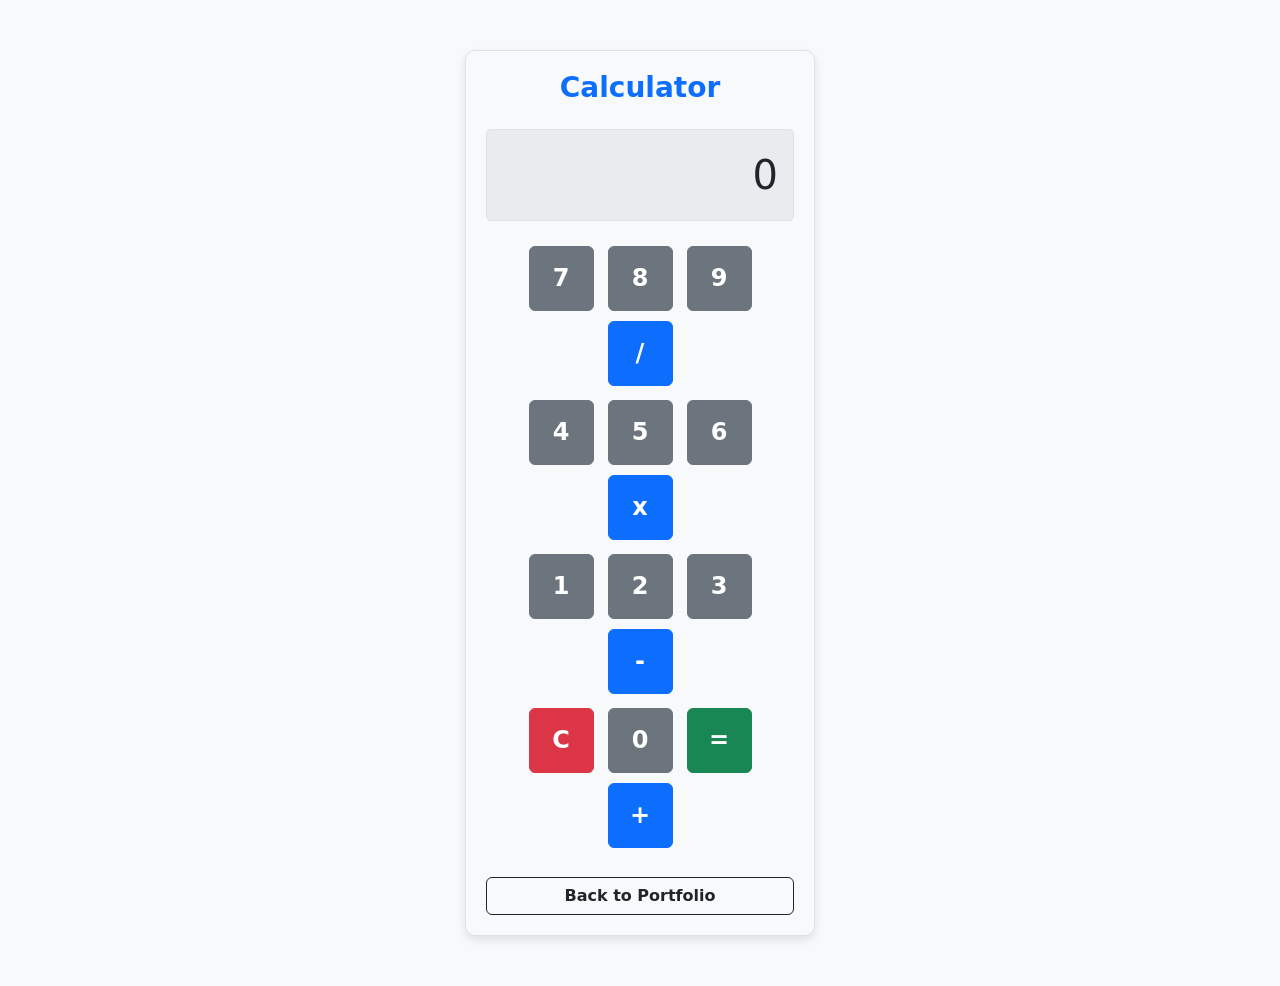
<file: calculator.html>
<!DOCTYPE html>
<html lang="en">
<head>
    <meta charset="UTF-8">
    <meta name="viewport" content="width=device-width, initial-scale=1.0">
    <title>Simple Calculator</title>
    <link href="https://cdn.jsdelivr.net/npm/bootstrap@5.3.0/dist/css/bootstrap.min.css" rel="stylesheet">
    <style>
        .calculator { max-width: 350px; margin: 50px auto; padding: 20px; border-radius: 10px; background: #f8f9fa; box-shadow: 0 4px 10px rgba(0,0,0,0.1); }
        .display { font-size: 2.5rem; background: #e9ecef; text-align: right; padding: 15px; border-radius: 5px; margin-bottom: 20px; min-height: 80px; overflow: hidden; }
        .btn-calc { font-size: 1.5rem; margin: 5px; width: 65px; height: 65px; font-weight: bold; }
    </style>
</head>
<body class="bg-light">
    <div class="container">
        <div class="calculator text-center border">
            <h3 class="mb-4 text-primary fw-bold">Calculator</h3>
            <div class="display border" id="display">0</div>
            <div class="row gx-1 justify-content-center">
                <div class="col-auto"><button class="btn btn-secondary btn-calc" onclick="appendValue('7')">7</button></div>
                <div class="col-auto"><button class="btn btn-secondary btn-calc" onclick="appendValue('8')">8</button></div>
                <div class="col-auto"><button class="btn btn-secondary btn-calc" onclick="appendValue('9')">9</button></div>
                <div class="col-auto"><button class="btn btn-primary btn-calc" onclick="appendValue('/')">/</button></div>
            </div>
            <div class="row gx-1 justify-content-center mt-1">
                <div class="col-auto"><button class="btn btn-secondary btn-calc" onclick="appendValue('4')">4</button></div>
                <div class="col-auto"><button class="btn btn-secondary btn-calc" onclick="appendValue('5')">5</button></div>
                <div class="col-auto"><button class="btn btn-secondary btn-calc" onclick="appendValue('6')">6</button></div>
                <div class="col-auto"><button class="btn btn-primary btn-calc" onclick="appendValue('*')">x</button></div>
            </div>
            <div class="row gx-1 justify-content-center mt-1">
                <div class="col-auto"><button class="btn btn-secondary btn-calc" onclick="appendValue('1')">1</button></div>
                <div class="col-auto"><button class="btn btn-secondary btn-calc" onclick="appendValue('2')">2</button></div>
                <div class="col-auto"><button class="btn btn-secondary btn-calc" onclick="appendValue('3')">3</button></div>
                <div class="col-auto"><button class="btn btn-primary btn-calc" onclick="appendValue('-')">-</button></div>
            </div>
            <div class="row gx-1 justify-content-center mt-1">
                <div class="col-auto"><button class="btn btn-danger btn-calc" onclick="clearDisplay()">C</button></div>
                <div class="col-auto"><button class="btn btn-secondary btn-calc" onclick="appendValue('0')">0</button></div>
                <div class="col-auto"><button class="btn btn-success btn-calc" onclick="calculate()">=</button></div>
                <div class="col-auto"><button class="btn btn-primary btn-calc" onclick="appendValue('+')">+</button></div>
            </div>
            <a href="index.html" class="btn btn-outline-dark mt-4 w-100 fw-bold">Back to Portfolio</a>
        </div>
    </div>
    <script>
        let display = document.getElementById('display');
        function appendValue(val) {
            if(display.innerText === '0' || display.innerText === 'Error') {
                display.innerText = val;
            } else {
                display.innerText += val;
            }
        }
        function clearDisplay() { display.innerText = '0'; }
        function calculate() {
            try { 
                // Eval used for simplicity in this basic mock project
                let result = eval(display.innerText); 
                // handle decimals
                display.innerText = Math.round(result * 100) / 100;
            }
            catch(e) { display.innerText = 'Error'; }
        }
    </script>
</body>
</html>
</file>
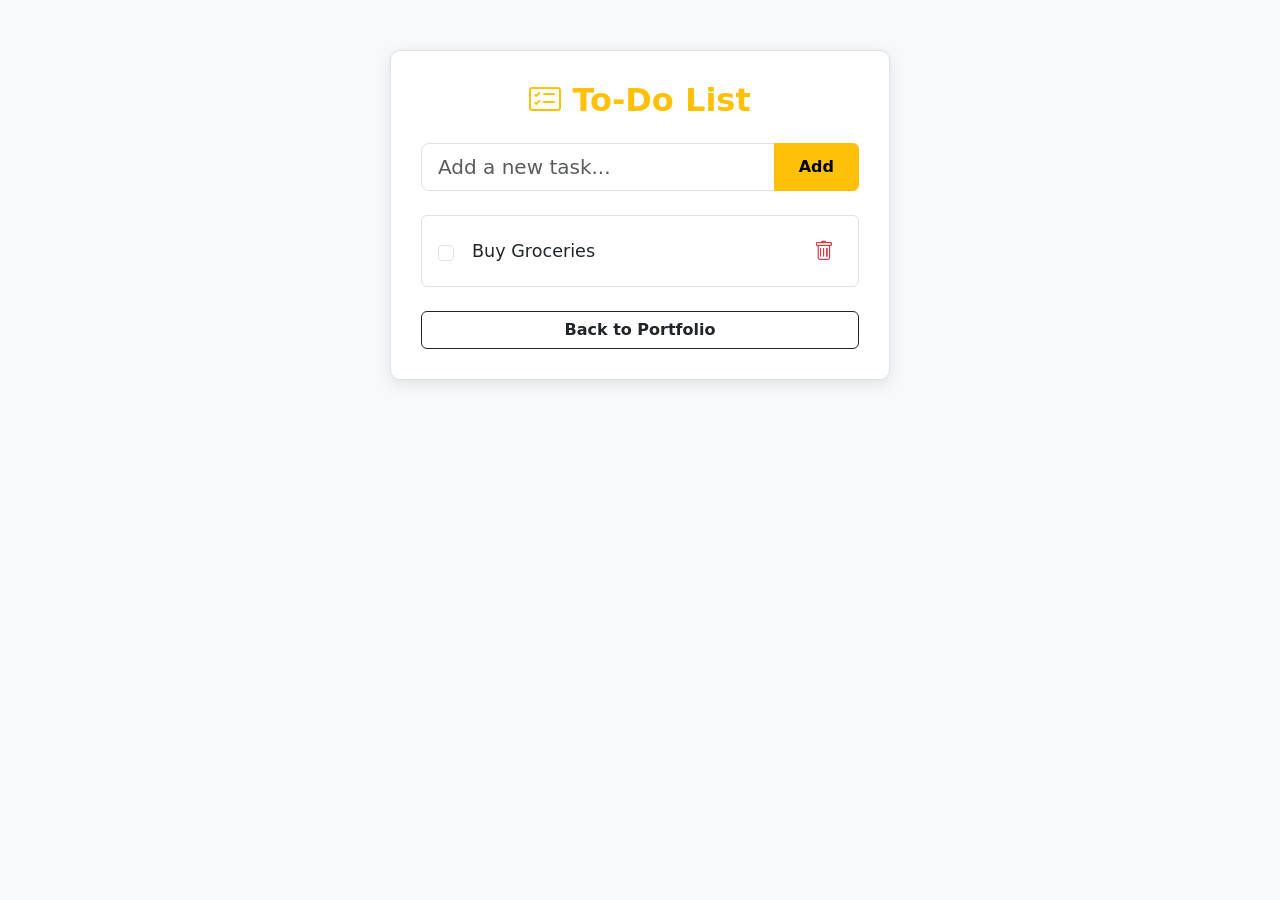
<file: todo.html>
<!DOCTYPE html>
<html lang="en">
<head>
    <meta charset="UTF-8">
    <meta name="viewport" content="width=device-width, initial-scale=1.0">
    <title>To-Do List</title>
    <link href="https://cdn.jsdelivr.net/npm/bootstrap@5.3.0/dist/css/bootstrap.min.css" rel="stylesheet">
    <link rel="stylesheet" href="https://cdn.jsdelivr.net/npm/bootstrap-icons@1.10.5/font/bootstrap-icons.css">
    <style>
        .todo-app { max-width: 500px; margin: 50px auto; padding: 30px; border-radius: 10px; background: #fff; box-shadow: 0 4px 15px rgba(0,0,0,0.1); }
        .completed { text-decoration: line-through; color: #adb5bd; }
        .task-text { cursor: pointer; flex-grow: 1; margin-left: 10px; font-size: 1.1rem;}
    </style>
</head>
<body class="bg-light">
    <div class="container">
        <div class="todo-app border">
            <h2 class="text-center mb-4 fw-bold text-warning"><i class="bi bi-card-checklist"></i> To-Do List</h2>
            <div class="input-group mb-4">
                <input type="text" id="taskInput" class="form-control form-control-lg" placeholder="Add a new task...">
                <button class="btn btn-warning fw-bold px-4" onclick="addTask()">Add</button>
            </div>
            <ul class="list-group" id="taskList">
                <!-- Example task -->
                <li class="list-group-item d-flex justify-content-between align-items-center py-3">
                    <div class="d-flex align-items-center flex-grow-1">
                        <input class="form-check-input me-2" type="checkbox" onchange="toggleTask(this)">
                        <span class="task-text" onclick="this.previousElementSibling.click()">Buy Groceries</span>
                    </div>
                    <button class="btn btn-sm btn-outline-danger border-0" onclick="this.parentElement.remove()"><i class="bi bi-trash fs-5"></i></button>
                </li>
            </ul>
            <a href="index.html" class="btn btn-outline-dark mt-4 w-100 fw-bold">Back to Portfolio</a>
        </div>
    </div>
    <script>
        const input = document.getElementById('taskInput');
        
        // Add task on enter key
        input.addEventListener('keypress', function(e) {
            if (e.key === 'Enter') {
                addTask();
            }
        });

        function toggleTask(checkbox) {
            const span = checkbox.nextElementSibling;
            if (checkbox.checked) {
                span.classList.add('completed');
            } else {
                span.classList.remove('completed');
            }
        }

        function addTask() {
            const taskText = input.value.trim();
            if(taskText !== '') {
                const li = document.createElement('li');
                li.className = 'list-group-item d-flex justify-content-between align-items-center py-3';
                li.innerHTML = `
                    <div class="d-flex align-items-center flex-grow-1">
                        <input class="form-check-input me-2" type="checkbox" onchange="toggleTask(this)">
                        <span class="task-text" onclick="this.previousElementSibling.click()">${taskText}</span>
                    </div>
                    <button class="btn btn-sm btn-outline-danger border-0" onclick="this.parentElement.remove()"><i class="bi bi-trash fs-5"></i></button>
                `;
                document.getElementById('taskList').appendChild(li);
                input.value = '';
            }
        }
    </script>
</body>
</html>
</file>
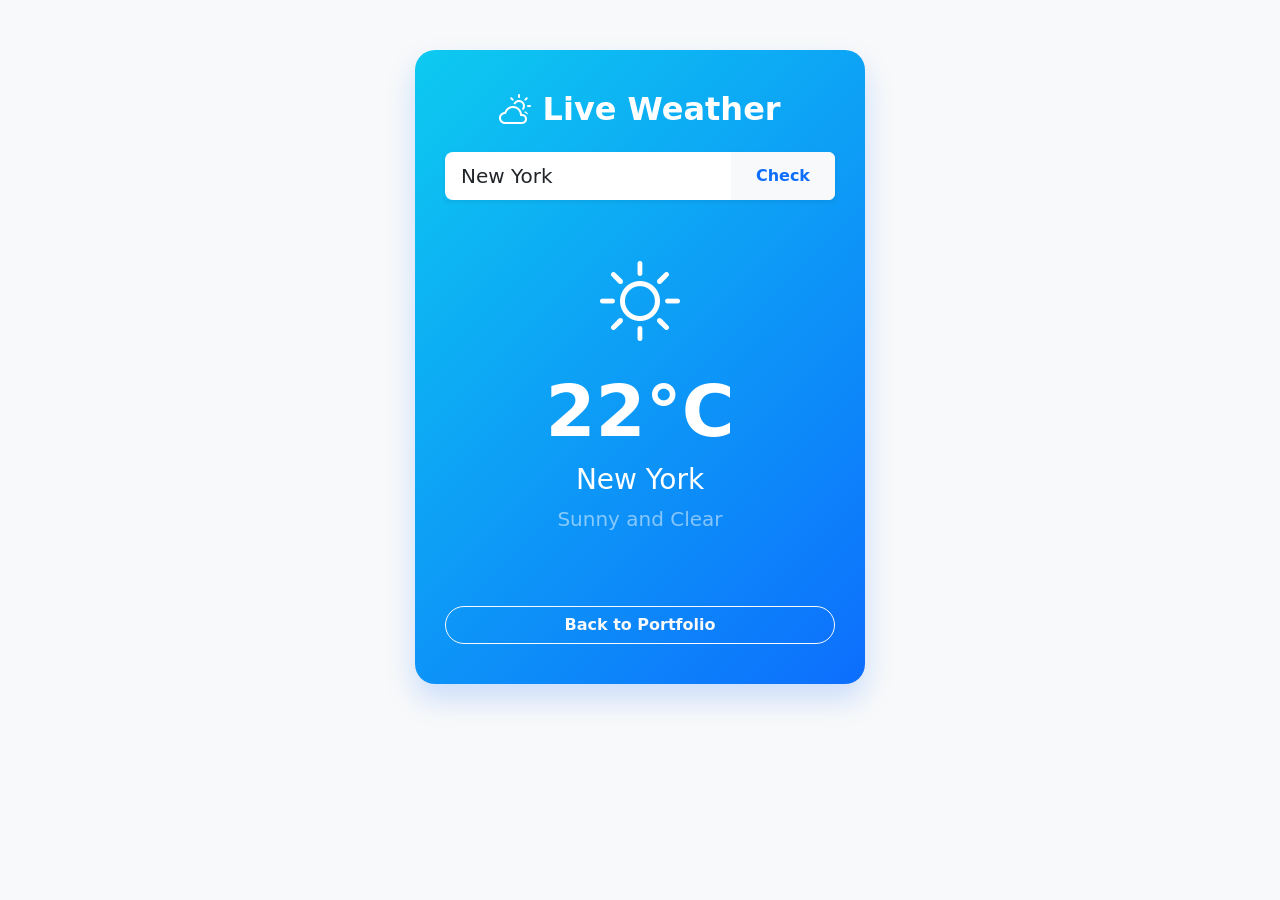
<file: weather.html>
<!DOCTYPE html>
<html lang="en">
<head>
    <meta charset="UTF-8">
    <meta name="viewport" content="width=device-width, initial-scale=1.0">
    <title>Weather Checker</title>
    <link href="https://cdn.jsdelivr.net/npm/bootstrap@5.3.0/dist/css/bootstrap.min.css" rel="stylesheet">
    <link rel="stylesheet" href="https://cdn.jsdelivr.net/npm/bootstrap-icons@1.10.5/font/bootstrap-icons.css">
    <style>
        .weather-app { max-width: 450px; margin: 50px auto; padding: 40px 30px; border-radius: 20px; background: linear-gradient(135deg, #0dcaf0 0%, #0d6efd 100%); color: white; box-shadow: 0 15px 30px rgba(13, 110, 253, 0.2); transition: all 0.3s ease; }
    </style>
</head>
<body class="bg-light">
    <div class="container">
        <div class="weather-app text-center" id="appCard">
            <h2 class="mb-4 fw-bold"><i class="bi bi-cloud-sun"></i> Live Weather</h2>
            <div class="input-group mb-5 shadow-sm">
                <input type="text" id="cityInput" class="form-control form-control-lg border-0" placeholder="Enter city name..." value="New York">
                <button class="btn btn-light text-primary fw-bold px-4" onclick="checkWeather()">Check</button>
            </div>
            <div id="weatherResult" class="py-2">
                <i class="bi bi-brightness-high display-1"></i>
                <h1 class="display-2 fw-bold mt-3">22°C</h1>
                <h3 class="fw-normal">New York</h3>
                <p class="fs-5 text-white-50">Sunny and Clear</p>
            </div>
            <a href="index.html" class="btn btn-outline-light mt-5 w-100 fw-bold rounded-pill">Back to Portfolio</a>
        </div>
    </div>
    <script>
        const input = document.getElementById('cityInput');
        input.addEventListener('keypress', function(e) {
            if(e.key === 'Enter') checkWeather();
        });

        // Simple mock weather generator
        function checkWeather() {
            const city = input.value || 'Unknown City';
            const temp = Math.floor(Math.random() * 30) + 5; // Random temp between 5 and 35
            const conditions = [
                { text: 'Sunny', icon: 'bi-brightness-high', bg: 'linear-gradient(135deg, #f6d365 0%, #fda085 100%)'},
                { text: 'Cloudy', icon: 'bi-cloud', bg: 'linear-gradient(135deg, #a1c4fd 0%, #c2e9fb 100%)'},
                { text: 'Rainy', icon: 'bi-cloud-rain', bg: 'linear-gradient(135deg, #667eea 0%, #764ba2 100%)'},
                { text: 'Clear Night', icon: 'bi-moon-stars', bg: 'linear-gradient(135deg, #29323c 0%, #485563 100%)'},
                { text: 'Windy', icon: 'bi-wind', bg: 'linear-gradient(135deg, #89f7fe 0%, #66a6ff 100%)'}
            ];
            const randomIdx = Math.floor(Math.random() * conditions.length);
            const condition = conditions[randomIdx];
            
            // Update Card Background
            document.getElementById('appCard').style.background = condition.bg;

            document.getElementById('weatherResult').innerHTML = `
                <i class="bi ${condition.icon} display-1"></i>
                <h1 class="display-2 fw-bold mt-3">${temp}°C</h1>
                <h3 class="fw-normal">${city}</h3>
                <p class="fs-5 text-white-50">${condition.text}</p>
            `;
        }
    </script>
</body>
</html>
</file>
